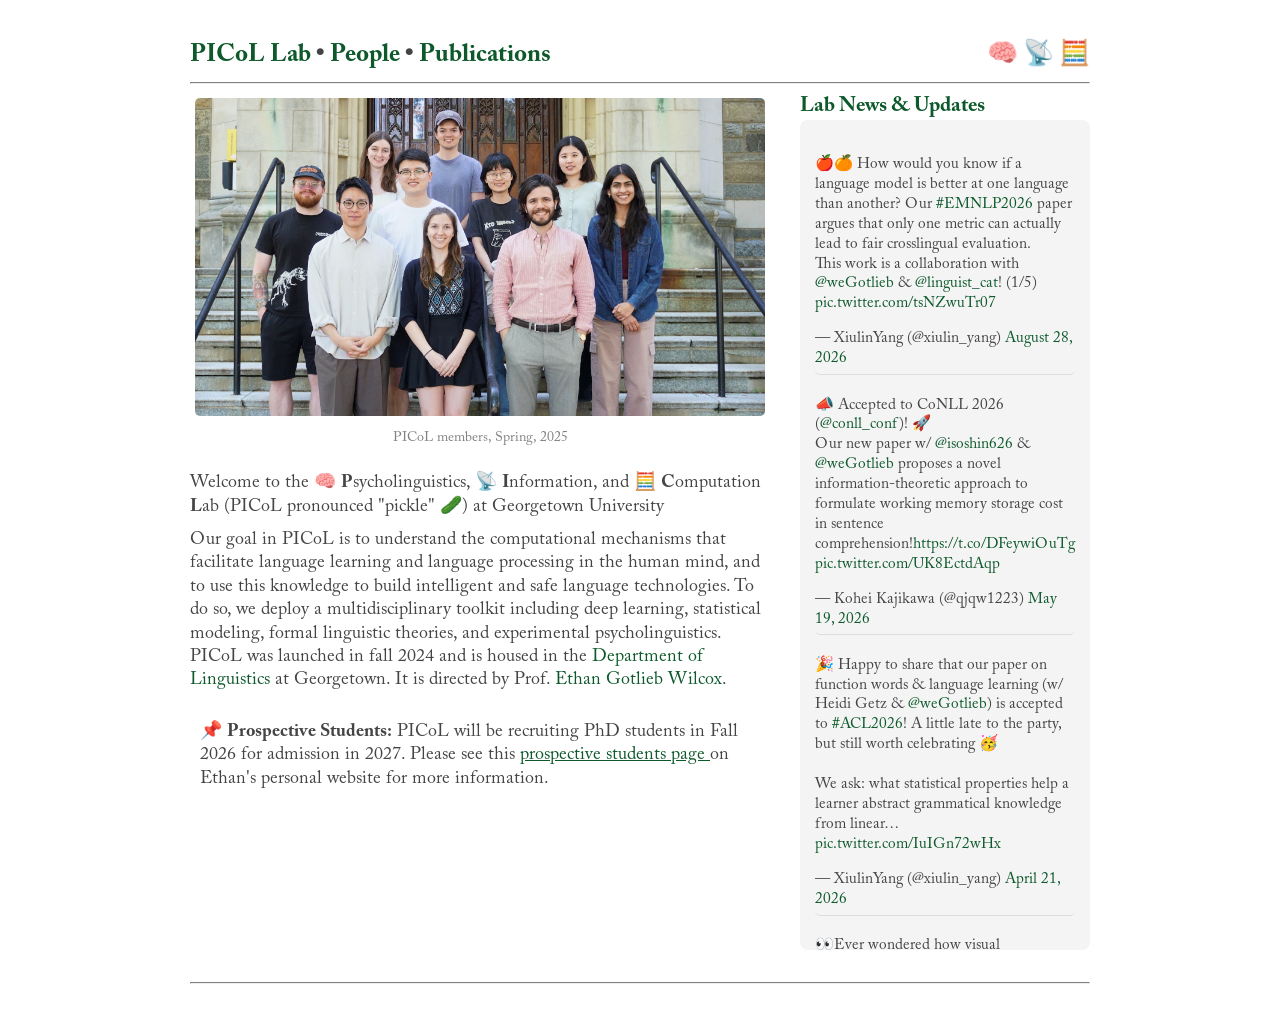
<file: index.html>
<!DOCTYPE html>
<html>
<head>
  <meta charset="utf-8">
  <link rel="stylesheet" href="stylesheet.css">
  <title>PICoL Lab</title>
</head>
<body>

<div id="navbar" style="font-size: 25px; display: flex; justify-content: space-between;"> <span> <b>
  <a href="index.html"> PICoL Lab </a> • 
  <a href="people.html"> People </a> • 
  <a href="publications.html"> Publications</a> </span> <span> 🧠&nbsp;📡&nbsp;🧮 </span> </b>
</div>
<hr>


    <div style="display: flex; flex-wrap: wrap; gap: 30px;">
      
      <div style="flex: 2; min-width: 400px;">
        <div style="text-align: center; padding:5px; margin-bottom: 20px;">
          <img src="./assets/images/lab_photo.png" style="width: 100%; border-radius: 5px;" alt="PICoL Lab Photo"> <br>
          <div style="font-size: 14px; color: gray; margin-top: 5px;"> PICoL members, Spring, 2025 </div>
        </div>

        <section style="margin-bottom: 10px;">
          Welcome to the 🧠 <b>P</b>sycholinguistics, 📡 <b>I</b>nformation, and 🧮 <b>C</b>omputation <b>L</b>ab (PICoL pronounced "pickle" 🥒) at Georgetown University 
        </section>

        <p style="margin-top: 0;">Our goal in PICoL is to understand the computational mechanisms that facilitate language learning and language processing in the human mind, and to use this knowledge to build intelligent and safe language technologies. To do so, we deploy a multidisciplinary toolkit including deep learning, statistical modeling, formal linguistic theories, and experimental psycholinguistics. PICoL was launched in fall 2024 and is housed in the <a href="https://linguistics.georgetown.edu/"> Department of Linguistics </a> at Georgetown. It is directed by Prof. <a href="https://wilcoxeg.github.io/"> Ethan Gotlieb Wilcox</a>.</p>

      <div style="margin-top: 5px;">
          <div class="update-bullet" style="background-color: white; margin-bottom: 5px;">
            &#128204; <b>Prospective Students:</b> PICoL will be recruiting PhD students in Fall 2026 for admission in 2027. Please see this <a href="https://wilcoxeg.github.io/prospective-students.html"> <u> prospective students page </u> </a> on Ethan's personal website for more information.
          </div>
        </div>
      </div>

      <div style="flex: 1; min-width: 250px;">
        <h3 style="color: #0d592b; margin-top: 0; margin-bottom: 0; position: sticky; top: 0; background: white; padding-bottom: 0px; z-index: 10;">Lab News & Updates</h3>
        <div class="updates-box">
    <div class="update-bullet" style="padding: 5px 0; border-bottom: 1px solid #ddd;"><div class="embed-wrapper"><blockquote class="twitter-tweet"><p lang="en" dir="ltr">🍎🍊 How would you know if a language model is better at one language than another? Our <a href="https://x.com/hashtag/EMNLP2026?src=hash&amp;ref_src=twsrc%5Etfw">#EMNLP2026</a> paper argues that only one metric can actually lead to fair crosslingual evaluation.<br>This work is a collaboration with <a href="https://x.com/weGotlieb?ref_src=twsrc%5Etfw">@weGotlieb</a> &amp; <a href="https://x.com/linguist_cat?ref_src=twsrc%5Etfw">@linguist_cat</a>! (1/5) <a href="https://t.co/tsNZwuTr07">pic.twitter.com/tsNZwuTr07</a></p>&mdash; XiulinYang (@xiulin_yang) <a href="https://x.com/xiulin_yang/status/2093360224304259270?ref_src=twsrc%5Etfw">August 28, 2026</a></blockquote> <script async src="https://platform.x.com/widgets.js" charset="utf-8"></script></div></div>
<div class="update-bullet" style="padding: 5px 0; border-bottom: 1px solid #ddd;"><div class="embed-wrapper"><blockquote class="twitter-tweet"><p lang="en" dir="ltr">📣 Accepted to CoNLL 2026 (<a href="https://x.com/conll_conf?ref_src=twsrc%5Etfw">@conll_conf</a>)! 🚀<br>Our new paper w/ <a href="https://x.com/isoshin626?ref_src=twsrc%5Etfw">@isoshin626</a> &amp; <a href="https://x.com/weGotlieb?ref_src=twsrc%5Etfw">@weGotlieb</a> proposes a novel information-theoretic approach to formulate working memory storage cost in sentence comprehension!<a href="https://t.co/DFeywiOuTg">https://t.co/DFeywiOuTg</a> <a href="https://t.co/UK8EctdAqp">pic.twitter.com/UK8EctdAqp</a></p>&mdash; Kohei Kajikawa (@qjqw1223) <a href="https://x.com/qjqw1223/status/2056870001634673034?ref_src=twsrc%5Etfw">May 19, 2026</a></blockquote> <script async src="https://platform.x.com/widgets.js" charset="utf-8"></script></div></div>
<div class="update-bullet" style="padding: 5px 0; border-bottom: 1px solid #ddd;"><div class="embed-wrapper"><blockquote class="twitter-tweet"><p lang="en" dir="ltr">🎉 Happy to share that our paper on function words &amp; language learning (w/ Heidi Getz &amp; <a href="https://x.com/weGotlieb?ref_src=twsrc%5Etfw">@weGotlieb</a>) is accepted to <a href="https://x.com/hashtag/ACL2026?src=hash&amp;ref_src=twsrc%5Etfw">#ACL2026</a>! A little late to the party, but still worth celebrating 🥳<br><br>We ask: what statistical properties help a learner abstract grammatical knowledge from linear… <a href="https://t.co/IuIGn72wHx">pic.twitter.com/IuIGn72wHx</a></p>&mdash; XiulinYang (@xiulin_yang) <a href="https://x.com/xiulin_yang/status/2046601829740339427?ref_src=twsrc%5Etfw">April 21, 2026</a></blockquote> <script async src="https://platform.x.com/widgets.js" charset="utf-8"></script></div></div>
<div class="update-bullet" style="padding: 5px 0; border-bottom: 1px solid #ddd;"><div class="embed-wrapper"><blockquote class="twitter-tweet"><p lang="en" dir="ltr">👀Ever wondered how visual information quality affects reading and language processing?<br>Our new <a href="https://x.com/hashtag/EMNLP2025?src=hash&amp;ref_src=twsrc%5Etfw">#EMNLP2025</a> paper, “Modeling Bottom-up Information Quality during Language Processing”, bridges psycholinguistics and multimodal LLMs.<br>🧠💡👇<a href="https://t.co/9z7nbo8UWZ">https://t.co/9z7nbo8UWZ</a> <a href="https://t.co/WXkPr8QdmO">pic.twitter.com/WXkPr8QdmO</a></p>&mdash; Cui Ding (@CuiDing_CL) <a href="https://x.com/CuiDing_CL/status/1984937315848859898?ref_src=twsrc%5Etfw">November 2, 2025</a></blockquote> <script async src="https://platform.x.com/widgets.js" charset="utf-8"></script></div></div>
<div class="update-bullet" style="padding: 5px 0; border-bottom: 1px solid #ddd;"><div class="embed-wrapper"><blockquote class="twitter-tweet"><p lang="en" dir="ltr">🥳Thrilled to present our <a href="https://x.com/hashtag/ACL2025?src=hash&amp;ref_src=twsrc%5Etfw">#ACL2025</a> paper with <a href="https://x.com/t_aoyam?ref_src=twsrc%5Etfw">@t_aoyam</a>, <a href="https://x.com/yuekun_yao?ref_src=twsrc%5Etfw">@yuekun_yao</a>, and <a href="https://x.com/weGotlieb?ref_src=twsrc%5Etfw">@weGotlieb</a> on language modeling! <br><br>Can LMs’ learning dynamics distinguish typologically attested from unattested and from truly impossible languages? We test this across 12 languages and find: yes, but…👀</p>&mdash; XiulinYang (@xiulin_yang) <a href="https://x.com/xiulin_yang/status/1949555835161424234?ref_src=twsrc%5Etfw">July 27, 2025</a></blockquote> <script async src="https://platform.x.com/widgets.js" charset="utf-8"></script></div></div>
<div class="update-bullet" style="padding: 5px 0; border-bottom: 1px solid #ddd;"><div class="embed-wrapper"><blockquote class="bluesky-embed" data-bluesky-uri="at://did:plc:yq3cgs7n4lkjs7x5hnyo3yjm/app.bsky.feed.post/3lp2laxj6zs2r" data-bluesky-cid="bafyreicjryfn36xghp6egnjg63hd53idb7hfronqd2f5siz6h2xd65a5eu" data-bluesky-embed-color-mode="system"><p lang="en">⭐🗣️New preprint out: 🗣️⭐ “Using Information Theory to Characterize Prosodic Typology: The Case of Tone, Pitch-Accent and Stress-Accent” with @cuiding.bsky.social , Giovanni Acampa, @tpimentel.bsky.social , @alexwarstadt.bsky.social ,Tamar Regev: arxiv.org/abs/2505.07659<br><br><a href="https://bsky.app/profile/did:plc:yq3cgs7n4lkjs7x5hnyo3yjm/post/3lp2laxj6zs2r?ref_src=embed">[image or embed]</a></p>&mdash; Ethan Gotlieb Wilcox (<a href="https://bsky.app/profile/did:plc:yq3cgs7n4lkjs7x5hnyo3yjm?ref_src=embed">@wegotlieb.bsky.social</a>) <a href="https://bsky.app/profile/did:plc:yq3cgs7n4lkjs7x5hnyo3yjm/post/3lp2laxj6zs2r?ref_src=embed">May 13, 2025 at 9:21 AM</a></blockquote><script async src="https://embed.bsky.app/static/embed.js" charset="utf-8"></script></div></div>
<div class="update-bullet" style="padding: 5px 0; border-bottom: 1px solid #ddd;"><div class="embed-wrapper"><blockquote class="bluesky-embed" data-bluesky-uri="at://did:plc:yq3cgs7n4lkjs7x5hnyo3yjm/app.bsky.feed.post/3loyd2ga6o22p" data-bluesky-cid="bafyreia3227xaqjtggldsb256qf6dr6r54pbn7cwcf3awktnyts2vwajda" data-bluesky-embed-color-mode="system"><p lang="en">📣Paper Update 📣It’s bigger! It’s better! Even if the language models aren’t. 🤖New version of “Bigger is not always Better: The importance of human-scale language modeling for psycholinguistics”  osf.io/preprints/ps...<br><br><a href="https://bsky.app/profile/did:plc:yq3cgs7n4lkjs7x5hnyo3yjm/post/3loyd2ga6o22p?ref_src=embed">[image or embed]</a></p>&mdash; Ethan Gotlieb Wilcox (<a href="https://bsky.app/profile/did:plc:yq3cgs7n4lkjs7x5hnyo3yjm?ref_src=embed">@wegotlieb.bsky.social</a>) <a href="https://bsky.app/profile/did:plc:yq3cgs7n4lkjs7x5hnyo3yjm/post/3loyd2ga6o22p?ref_src=embed">May 12, 2025 at 11:48 AM</a></blockquote><script async src="https://embed.bsky.app/static/embed.js" charset="utf-8"></script></div></div>
<div class="update-bullet" style="padding: 5px 0; border-bottom: 1px solid #ddd;"><div class="embed-wrapper"><blockquote class="bluesky-embed" data-bluesky-uri="at://did:plc:yq3cgs7n4lkjs7x5hnyo3yjm/app.bsky.feed.post/3lijy6b3n6k2k" data-bluesky-cid="bafyreidiractzewr3roz2abojkuhep2j3yophcm6sr76vwxmu7zanjp2fi" data-bluesky-embed-color-mode="system"><p lang="en">📣 New Paper ⚖️🧑‍⚖️🏛️ Large Language Models for Legal Interpretation? Don&#x27;t Take Their Word for It 👩‍⚖️🏛️⚖️ with @bwal.bsky.social , @complingy.bsky.social Amir Zeldes, and @kevintobia.bsky.social papers.ssrn.com/sol3/papers....<br><br><a href="https://bsky.app/profile/did:plc:yq3cgs7n4lkjs7x5hnyo3yjm/post/3lijy6b3n6k2k?ref_src=embed">[image or embed]</a></p>&mdash; Ethan Gotlieb Wilcox (<a href="https://bsky.app/profile/did:plc:yq3cgs7n4lkjs7x5hnyo3yjm?ref_src=embed">@wegotlieb.bsky.social</a>) <a href="https://bsky.app/profile/did:plc:yq3cgs7n4lkjs7x5hnyo3yjm/post/3lijy6b3n6k2k?ref_src=embed">February 19, 2025 at 9:25 AM</a></blockquote><script async src="https://embed.bsky.app/static/embed.js" charset="utf-8"></script></div></div>
        </div>
      </div>
    </div>
<br><hr>

</body>
</html>
</file>
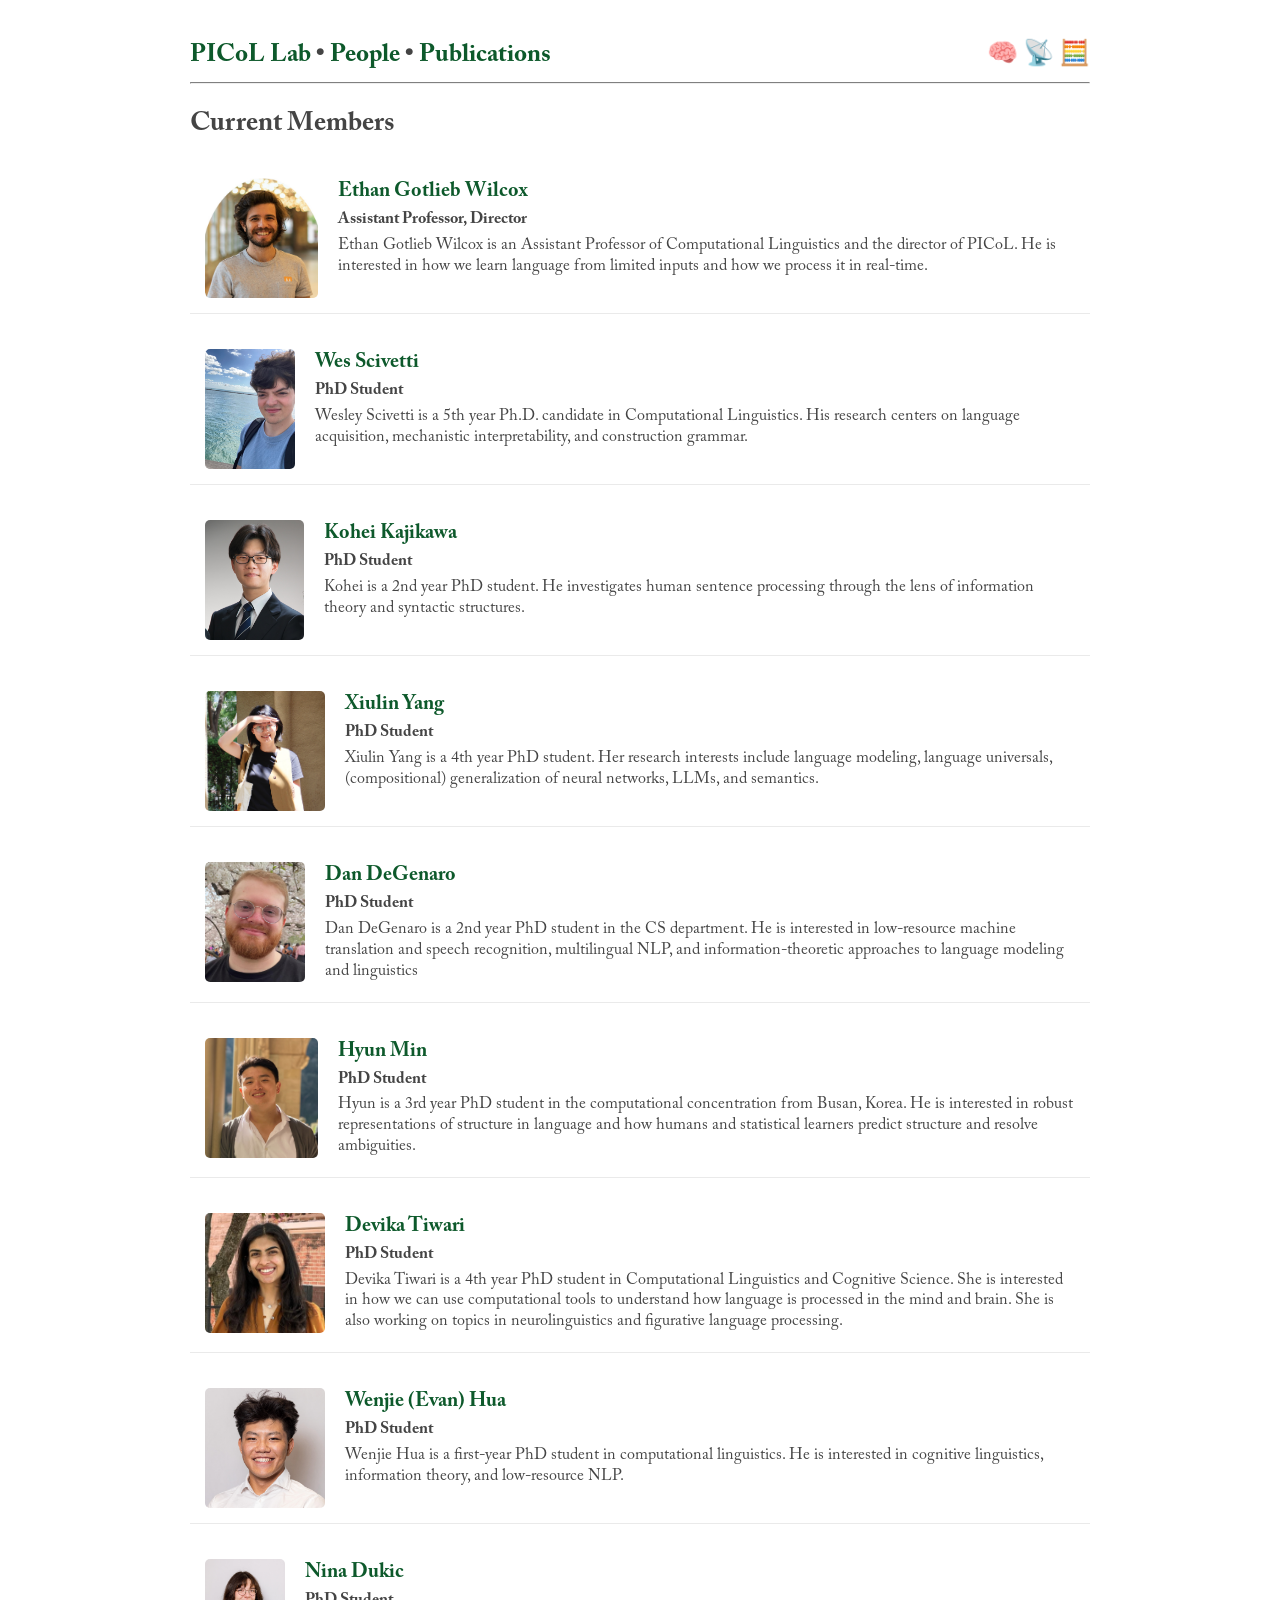
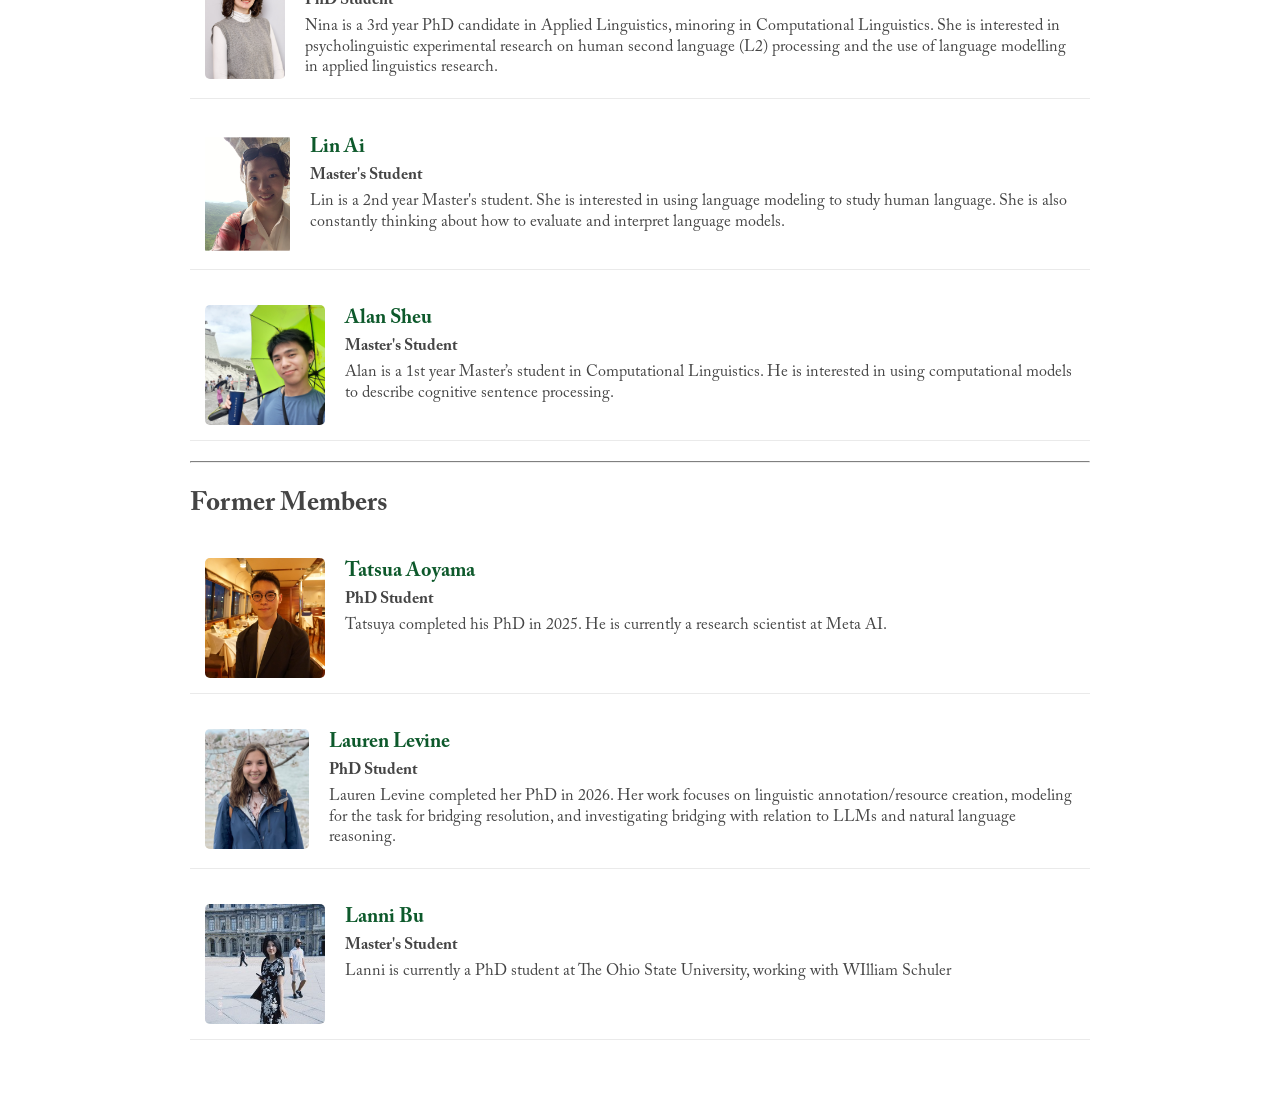
<file: people.html>
<!DOCTYPE html>
<html>
<head>
  <meta charset="utf-8">
  <link rel="stylesheet" href="stylesheet.css">
  <title>PICoL Lab</title>
</head>
<body>

<div id="navbar" style="font-size: 25px; display: flex; justify-content: space-between;"> <span> <b>
  <a href="index.html"> PICoL Lab </a> • 
  <a href="people.html"> People </a> • 
  <a href="publications.html"> Publications</a> </span> <span> 🧠&nbsp;📡&nbsp;🧮 </span> </b>
</div>
<hr>
<h2>Current Members</h2>
<div class='people-container'>

            <div class="person-card">
              <img src="./assets/images/lab_members/ethan.jpg" alt="Ethan Gotlieb Wilcox" class="person-img">
              <div class="person-info">
                <h3><a href="https://wilcoxeg.github.io">Ethan Gotlieb Wilcox</a></h3>
                <p><b>Assistant Professor, Director</b></p>
                <p>Ethan Gotlieb Wilcox is an Assistant Professor of Computational Linguistics and the director of PICoL. He is interested in how we learn language from limited inputs and how we process it in real-time.</p>
              </div>
            </div>
            
            <div class="person-card">
              <img src="./assets/images/lab_members/wes.jpg" alt="Wes Scivetti" class="person-img">
              <div class="person-info">
                <h3><a href="https://wesscivetti.github.io/">Wes Scivetti</a></h3>
                <p><b>PhD Student</b></p>
                <p>Wesley Scivetti is a 5th year Ph.D. candidate in Computational Linguistics. His research centers on language acquisition, mechanistic interpretability, and construction grammar.</p>
              </div>
            </div>
            
            <div class="person-card">
              <img src="./assets/images/lab_members/kohei.jpg" alt="Kohei Kajikawa" class="person-img">
              <div class="person-info">
                <h3><a href="https://kohei-kaji.github.io/">Kohei Kajikawa</a></h3>
                <p><b>PhD Student</b></p>
                <p>Kohei is a 2nd year PhD student. He investigates human sentence processing through the lens of information theory and syntactic structures.</p>
              </div>
            </div>
            
            <div class="person-card">
              <img src="./assets/images/lab_members/xiulin.png" alt="Xiulin Yang" class="person-img">
              <div class="person-info">
                <h3><a href="https://xiulinyang.github.io/">Xiulin Yang</a></h3>
                <p><b>PhD Student</b></p>
                <p>Xiulin Yang is a 4th year PhD student. Her research interests include language modeling, language universals, (compositional) generalization of neural networks, LLMs, and semantics.</p>
              </div>
            </div>
            
            <div class="person-card">
              <img src="./assets/images/lab_members/dan.jpg" alt="Dan DeGenaro" class="person-img">
              <div class="person-info">
                <h3><a href="https://ddegenaro.github.io/">Dan DeGenaro</a></h3>
                <p><b>PhD Student</b></p>
                <p>Dan DeGenaro is a 2nd year PhD student in the CS department. He is interested in low-resource machine translation and speech recognition, multilingual NLP, and information-theoretic approaches to language modeling and linguistics</p>
              </div>
            </div>
            
            <div class="person-card">
              <img src="./assets/images/lab_members/hyun.jpg" alt="Hyun Min" class="person-img">
              <div class="person-info">
                <h3><a href="https://aatlantise.science/">Hyun Min</a></h3>
                <p><b>PhD Student</b></p>
                <p>Hyun is a 3rd year PhD student in the computational concentration from Busan, Korea. He is interested in robust representations of structure in language and how humans and statistical learners predict structure and resolve ambiguities.</p>
              </div>
            </div>
            
            <div class="person-card">
              <img src="./assets/images/lab_members/devika.jpg" alt="Devika Tiwari" class="person-img">
              <div class="person-info">
                <h3><a href="https://sites.google.com/georgetown.edu/devikatiwari/home">Devika Tiwari</a></h3>
                <p><b>PhD Student</b></p>
                <p>Devika Tiwari is a 4th year PhD student in Computational Linguistics and Cognitive Science. She is interested in how we can use computational tools to understand how language is processed in the mind and brain. She is also working on topics in neurolinguistics and figurative language processing.</p>
              </div>
            </div>
            
            <div class="person-card">
              <img src="./assets/images/lab_members/wenjie.jpg" alt="Wenjie (Evan) Hua" class="person-img">
              <div class="person-info">
                <h3><a href="https://wjhuah.github.io/">Wenjie (Evan) Hua</a></h3>
                <p><b>PhD Student</b></p>
                <p>Wenjie Hua is a first-year PhD student in computational linguistics. He is interested in cognitive linguistics, information theory, and low-resource NLP.</p>
              </div>
            </div>
            
            <div class="person-card">
              <img src="./assets/images/lab_members/nina.jpg" alt="Nina Dukic" class="person-img">
              <div class="person-info">
                <h3><a href="https://ninadukic.github.io/">Nina Dukic</a></h3>
                <p><b>PhD Student</b></p>
                <p>Nina is a 3rd year PhD candidate in Applied Linguistics, minoring in Computational Linguistics. She is interested in psycholinguistic experimental research on human second language (L2) processing and the use of language modelling in applied linguistics research.</p>
              </div>
            </div>
            
            <div class="person-card">
              <img src="./assets/images/lab_members/lin.png" alt="Lin Ai" class="person-img">
              <div class="person-info">
                <h3><a href="https://linnotlinn.github.io/">Lin Ai</a></h3>
                <p><b>Master's Student</b></p>
                <p>Lin is a 2nd year Master's student. She is interested in using language modeling to study human language. She is also constantly thinking about how to evaluate and interpret language models.</p>
              </div>
            </div>
            
            <div class="person-card">
              <img src="./assets/images/lab_members/alan.jpg" alt="Alan Sheu" class="person-img">
              <div class="person-info">
                <h3><a href="https://alansheu2004.github.io/">Alan Sheu</a></h3>
                <p><b>Master's Student</b></p>
                <p>Alan is a 1st year Master’s student in Computational Linguistics. He is interested in using computational models to describe cognitive sentence processing.</p>
              </div>
            </div>
            </div>
<hr>
<h2>Former Members</h2>
<div class='people-container'>

            <div class="person-card">
              <img src="./assets/images/lab_members/tatsuya.jpg" alt="Tatsua Aoyama" class="person-img">
              <div class="person-info">
                <h3><a href="https://t-aoyam.github.io/">Tatsua Aoyama</a></h3>
                <p><b>PhD Student</b></p>
                <p>Tatsuya completed his PhD in 2025. He is currently a research scientist at Meta AI.</p>
              </div>
            </div>
            
            <div class="person-card">
              <img src="./assets/images/lab_members/lauren.jpg" alt="Lauren Levine" class="person-img">
              <div class="person-info">
                <h3><a href="https://lauren-lizzy-levine.github.io/">Lauren Levine</a></h3>
                <p><b>PhD Student</b></p>
                <p>Lauren Levine completed her PhD in 2026. Her work focuses on linguistic annotation/resource creation, modeling for the task for bridging resolution, and investigating bridging with relation to LLMs and natural language reasoning.</p>
              </div>
            </div>
            
            <div class="person-card">
              <img src="./assets/images/lab_members/lanni.jpg" alt="Lanni Bu" class="person-img">
              <div class="person-info">
                <h3><a href="https://lanni-ni.github.io/">Lanni Bu</a></h3>
                <p><b>Master's Student</b></p>
                <p>Lanni is currently a PhD student at The Ohio State University, working with WIlliam Schuler</p>
              </div>
            </div>
            </div>

</body>
</html>
</file>
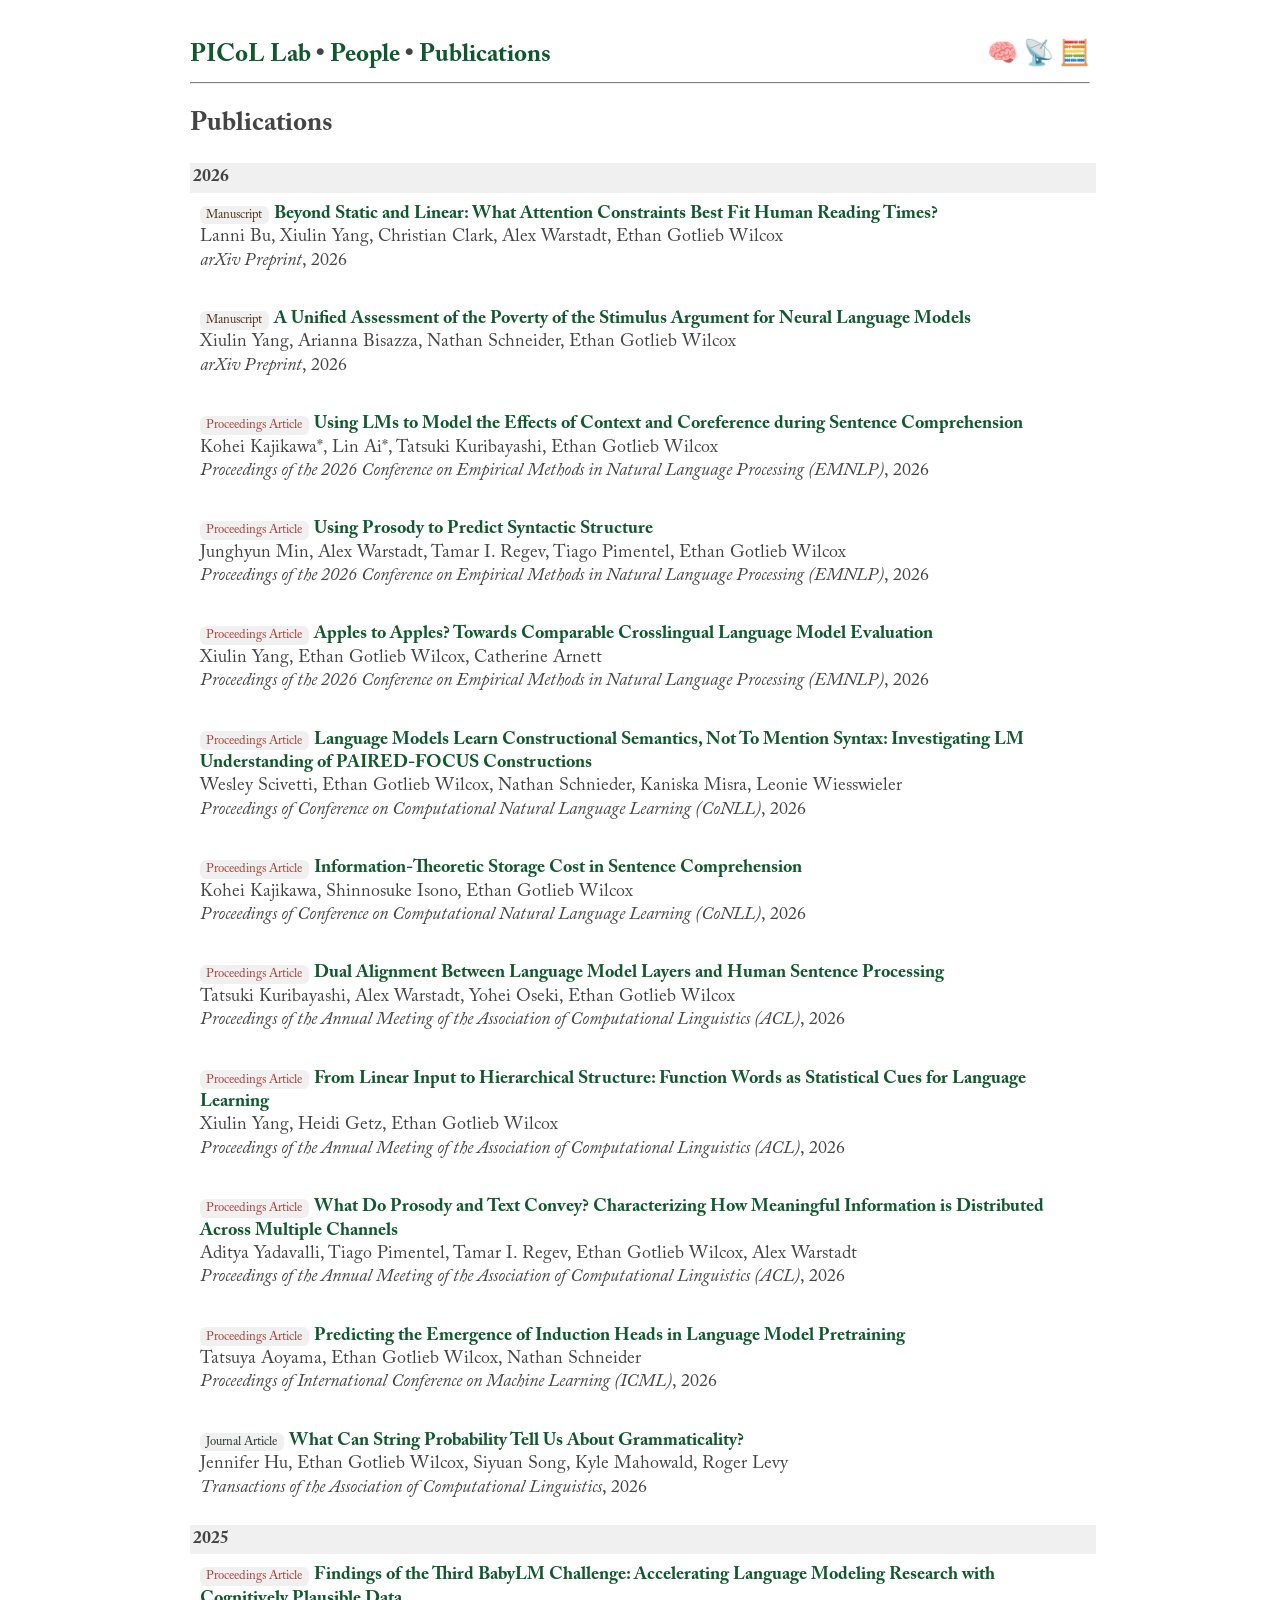
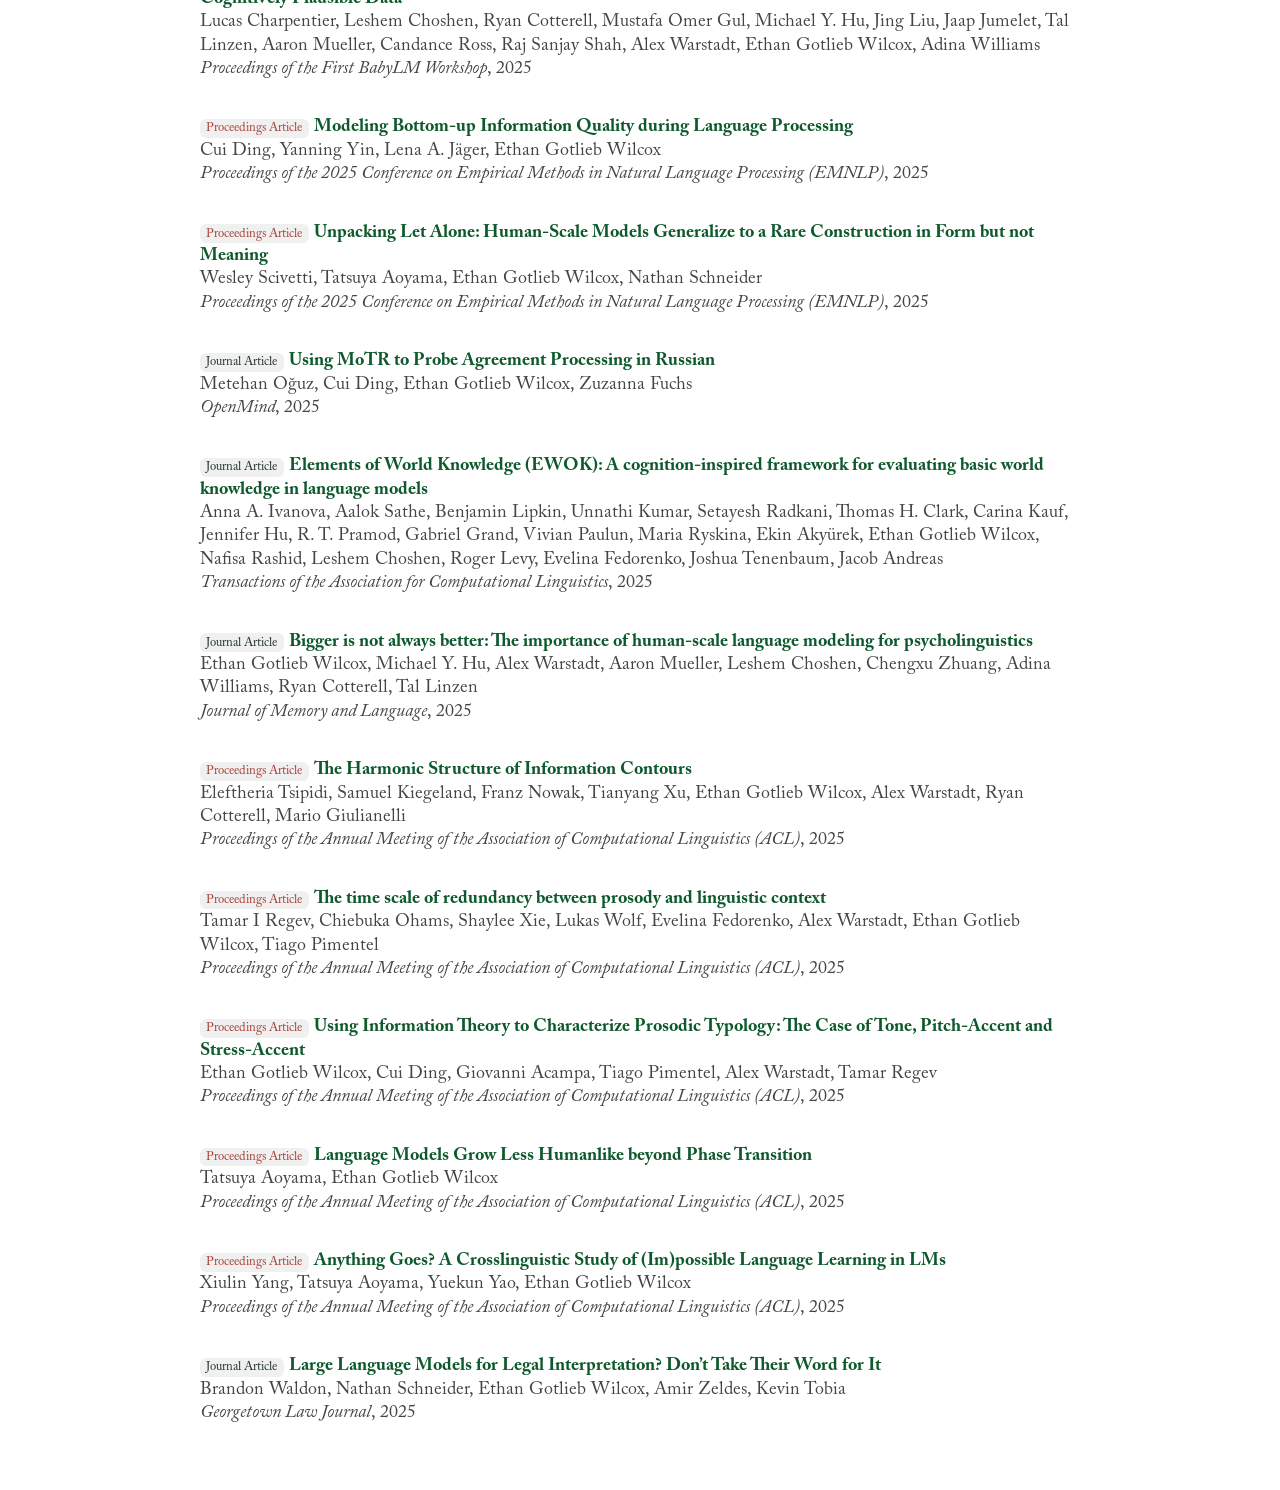
<file: publications.html>
<!DOCTYPE html>
<html>
<head>
  <meta charset="utf-8">
  <link rel="stylesheet" href="stylesheet.css">
  <title>PICoL Lab</title>
</head>
<body>

<div id="navbar" style="font-size: 25px; display: flex; justify-content: space-between;"> <span> <b>
  <a href="index.html"> PICoL Lab </a> • 
  <a href="people.html"> People </a> • 
  <a href="publications.html"> Publications</a> </span> <span> 🧠&nbsp;📡&nbsp;🧮 </span> </b>
</div>
<hr>
<h2>Publications</h2>
<div style='width:100%; background-color: #f0f0f0; padding: 3px; margin-bottom: 0px;'> <b> 2026 </b> </div>

                <div class="update-bullet" style="margin-bottom: 15px;"> 
                    <span class="tag preprint">Manuscript</span> <a href="https://arxiv.org/abs/2608.23818" style="font-size: 18px;"><b>Beyond Static and Linear: What Attention Constraints Best Fit Human Reading Times?</b></a> <br> 
                    Lanni Bu, Xiulin Yang, Christian Clark, Alex Warstadt, Ethan Gotlieb Wilcox <br> 
                    <i>arXiv Preprint</i>, 2026 
                </div>

                <div class="update-bullet" style="margin-bottom: 15px;"> 
                    <span class="tag preprint">Manuscript</span> <a href="https://arxiv.org/abs/2602.09992" style="font-size: 18px;"><b>A Unified Assessment of the Poverty of the Stimulus Argument for Neural Language Models</b></a> <br> 
                    Xiulin Yang, Arianna Bisazza, Nathan Schneider, Ethan Gotlieb Wilcox <br> 
                    <i>arXiv Preprint</i>, 2026 
                </div>

                <div class="update-bullet" style="margin-bottom: 15px;"> 
                    <span class="tag proceedings">Proceedings Article</span> <a href="" style="font-size: 18px;"><b>Using LMs to Model the Effects of Context and Coreference during Sentence Comprehension</b></a> <br> 
                    Kohei Kajikawa*, Lin Ai*, Tatsuki Kuribayashi, Ethan Gotlieb Wilcox <br> 
                    <i>Proceedings of the 2026 Conference on Empirical Methods in Natural Language Processing (EMNLP)</i>, 2026 
                </div>

                <div class="update-bullet" style="margin-bottom: 15px;"> 
                    <span class="tag proceedings">Proceedings Article</span> <a href="https://arxiv.org/abs/2608.30260" style="font-size: 18px;"><b>Using Prosody to Predict Syntactic Structure</b></a> <br> 
                    Junghyun Min, Alex Warstadt, Tamar I. Regev, Tiago Pimentel, Ethan Gotlieb Wilcox <br> 
                    <i>Proceedings of the 2026 Conference on Empirical Methods in Natural Language Processing (EMNLP)</i>, 2026 
                </div>

                <div class="update-bullet" style="margin-bottom: 15px;"> 
                    <span class="tag proceedings">Proceedings Article</span> <a href="https://arxiv.org/abs/2608.25089" style="font-size: 18px;"><b>Apples to Apples? Towards Comparable Crosslingual Language Model Evaluation</b></a> <br> 
                    Xiulin Yang, Ethan Gotlieb Wilcox, Catherine Arnett <br> 
                    <i>Proceedings of the 2026 Conference on Empirical Methods in Natural Language Processing (EMNLP)</i>, 2026 
                </div>

                <div class="update-bullet" style="margin-bottom: 15px;"> 
                    <span class="tag proceedings">Proceedings Article</span> <a href="https://aclanthology.org/2026.conll-main.15/" style="font-size: 18px;"><b>Language Models Learn Constructional Semantics, Not To Mention Syntax: Investigating LM Understanding of PAIRED-FOCUS Constructions</b></a> <br> 
                    Wesley Scivetti, Ethan Gotlieb Wilcox, Nathan Schnieder, Kaniska Misra, Leonie Wiesswieler <br> 
                    <i>Proceedings of Conference on Computational Natural Language Learning (CoNLL)</i>, 2026 
                </div>

                <div class="update-bullet" style="margin-bottom: 15px;"> 
                    <span class="tag proceedings">Proceedings Article</span> <a href="https://aclanthology.org/2026.conll-main.2/" style="font-size: 18px;"><b>Information-Theoretic Storage Cost in Sentence Comprehension</b></a> <br> 
                    Kohei Kajikawa, Shinnosuke Isono, Ethan Gotlieb Wilcox <br> 
                    <i>Proceedings of Conference on Computational Natural Language Learning (CoNLL)</i>, 2026 
                </div>

                <div class="update-bullet" style="margin-bottom: 15px;"> 
                    <span class="tag proceedings">Proceedings Article</span> <a href="https://aclanthology.org/2026.acl-long.2143/" style="font-size: 18px;"><b>Dual Alignment Between Language Model Layers and Human Sentence Processing</b></a> <br> 
                    Tatsuki Kuribayashi, Alex Warstadt, Yohei Oseki, Ethan Gotlieb Wilcox <br> 
                    <i>Proceedings of the Annual Meeting of the Association of Computational Linguistics (ACL)</i>, 2026 
                </div>

                <div class="update-bullet" style="margin-bottom: 15px;"> 
                    <span class="tag proceedings">Proceedings Article</span> <a href="https://aclanthology.org/2026.acl-long.728/" style="font-size: 18px;"><b>From Linear Input to Hierarchical Structure: Function Words as Statistical Cues for Language Learning</b></a> <br> 
                    Xiulin Yang, Heidi Getz, Ethan Gotlieb Wilcox <br> 
                    <i>Proceedings of the Annual Meeting of the Association of Computational Linguistics (ACL)</i>, 2026 
                </div>

                <div class="update-bullet" style="margin-bottom: 15px;"> 
                    <span class="tag proceedings">Proceedings Article</span> <a href="https://aclanthology.org/2026.acl-long.1085/" style="font-size: 18px;"><b>What Do Prosody and Text Convey? Characterizing How Meaningful Information is Distributed Across Multiple Channels</b></a> <br> 
                    Aditya Yadavalli, Tiago Pimentel, Tamar I. Regev, Ethan Gotlieb Wilcox, Alex Warstadt <br> 
                    <i>Proceedings of the Annual Meeting of the Association of Computational Linguistics (ACL)</i>, 2026 
                </div>

                <div class="update-bullet" style="margin-bottom: 15px;"> 
                    <span class="tag proceedings">Proceedings Article</span> <a href="https://icml.cc/virtual/2026/poster/66292" style="font-size: 18px;"><b>Predicting the Emergence of Induction Heads in Language Model Pretraining</b></a> <br> 
                    Tatsuya Aoyama, Ethan Gotlieb Wilcox, Nathan Schneider <br> 
                    <i>Proceedings of International Conference on Machine Learning (ICML)</i>, 2026 
                </div>

                <div class="update-bullet" style="margin-bottom: 15px;"> 
                    <span class="tag journal">Journal Article</span> <a href="https://direct.mit.edu/tacl/article/doi/10.1162/TACL.a.611/134855/What-Can-String-Probability-Tell-Us-About" style="font-size: 18px;"><b>What Can String Probability Tell Us About Grammaticality?</b></a> <br> 
                    Jennifer Hu, Ethan Gotlieb Wilcox, Siyuan Song, Kyle Mahowald, Roger Levy <br> 
                    <i>Transactions of the Association of Computational Linguistics</i>, 2026 
                </div>
<div style='width:100%; background-color: #f0f0f0; padding: 3px; margin-bottom: 0px;'> <b> 2025 </b> </div>

                <div class="update-bullet" style="margin-bottom: 15px;"> 
                    <span class="tag proceedings">Proceedings Article</span> <a href="https://aclanthology.org/2025.babylm-main.28/" style="font-size: 18px;"><b>Findings of the Third BabyLM Challenge: Accelerating Language Modeling Research with Cognitively Plausible Data</b></a> <br> 
                    Lucas Charpentier, Leshem Choshen, Ryan Cotterell, Mustafa Omer Gul, Michael Y. Hu, Jing Liu, Jaap Jumelet, Tal Linzen, Aaron Mueller, Candance Ross, Raj Sanjay Shah, Alex Warstadt, Ethan Gotlieb Wilcox, Adina Williams <br> 
                    <i>Proceedings of the First BabyLM Workshop</i>, 2025 
                </div>

                <div class="update-bullet" style="margin-bottom: 15px;"> 
                    <span class="tag proceedings">Proceedings Article</span> <a href="https://aclanthology.org/2025.emnlp-main.592/" style="font-size: 18px;"><b>Modeling Bottom-up Information Quality during Language Processing</b></a> <br> 
                    Cui Ding, Yanning Yin, Lena A. Jäger, Ethan Gotlieb Wilcox <br> 
                    <i>Proceedings of the 2025 Conference on Empirical Methods in Natural Language Processing (EMNLP)</i>, 2025 
                </div>

                <div class="update-bullet" style="margin-bottom: 15px;"> 
                    <span class="tag proceedings">Proceedings Article</span> <a href="https://aclanthology.org/2025.emnlp-main.1399/" style="font-size: 18px;"><b>Unpacking Let Alone: Human-Scale Models Generalize to a Rare Construction in Form but not Meaning</b></a> <br> 
                    Wesley Scivetti, Tatsuya Aoyama, Ethan Gotlieb Wilcox, Nathan Schneider <br> 
                    <i>Proceedings of the 2025 Conference on Empirical Methods in Natural Language Processing (EMNLP)</i>, 2025 
                </div>

                <div class="update-bullet" style="margin-bottom: 15px;"> 
                    <span class="tag journal">Journal Article</span> <a href="https://direct.mit.edu/opmi/article/doi/10.1162/OPMI.a.35/133662/Using-MoTR-to-Probe-Agreement-Processing-in" style="font-size: 18px;"><b>Using MoTR to Probe Agreement Processing in Russian</b></a> <br> 
                    Metehan Oğuz, Cui Ding, Ethan Gotlieb Wilcox, Zuzanna Fuchs <br> 
                    <i>OpenMind</i>, 2025 
                </div>

                <div class="update-bullet" style="margin-bottom: 15px;"> 
                    <span class="tag journal">Journal Article</span> <a href="https://direct.mit.edu/tacl/article/doi/10.1162/TACL.a.38/133506/Elements-of-World-Knowledge-EWoK-A-Cognition" style="font-size: 18px;"><b>Elements of World Knowledge (EWOK): A cognition-inspired framework for evaluating basic world knowledge in language models</b></a> <br> 
                    Anna A. Ivanova, Aalok Sathe, Benjamin Lipkin, Unnathi Kumar, Setayesh Radkani, Thomas H. Clark, Carina Kauf, Jennifer Hu, R. T. Pramod, Gabriel Grand, Vivian Paulun, Maria Ryskina, Ekin Akyürek, Ethan Gotlieb Wilcox, Nafisa Rashid, Leshem Choshen, Roger Levy, Evelina Fedorenko, Joshua Tenenbaum, Jacob Andreas <br> 
                    <i>Transactions of the Association for Computational Linguistics</i>, 2025 
                </div>

                <div class="update-bullet" style="margin-bottom: 15px;"> 
                    <span class="tag journal">Journal Article</span> <a href="https://www.sciencedirect.com/science/article/pii/S0749596X25000439" style="font-size: 18px;"><b>Bigger is not always better: The importance of human-scale language modeling for psycholinguistics</b></a> <br> 
                    Ethan Gotlieb Wilcox, Michael Y. Hu, Alex Warstadt, Aaron Mueller, Leshem Choshen, Chengxu Zhuang, Adina Williams, Ryan Cotterell, Tal Linzen <br> 
                    <i>Journal of Memory and Language</i>, 2025 
                </div>

                <div class="update-bullet" style="margin-bottom: 15px;"> 
                    <span class="tag proceedings">Proceedings Article</span> <a href="https://aclanthology.org/2025.acl-long.1527/" style="font-size: 18px;"><b>The Harmonic Structure of Information Contours</b></a> <br> 
                    Eleftheria Tsipidi, Samuel Kiegeland, Franz Nowak, Tianyang Xu, Ethan Gotlieb Wilcox, Alex Warstadt, Ryan Cotterell, Mario Giulianelli <br> 
                    <i>Proceedings of the Annual Meeting of the Association of Computational Linguistics (ACL)</i>, 2025 
                </div>

                <div class="update-bullet" style="margin-bottom: 15px;"> 
                    <span class="tag proceedings">Proceedings Article</span> <a href="https://aclanthology.org/2025.acl-long.1471/" style="font-size: 18px;"><b>The time scale of redundancy between prosody and linguistic context</b></a> <br> 
                    Tamar I Regev, Chiebuka Ohams, Shaylee Xie, Lukas Wolf, Evelina Fedorenko, Alex Warstadt, Ethan Gotlieb Wilcox, Tiago Pimentel <br> 
                    <i>Proceedings of the Annual Meeting of the Association of Computational Linguistics (ACL)</i>, 2025 
                </div>

                <div class="update-bullet" style="margin-bottom: 15px;"> 
                    <span class="tag proceedings">Proceedings Article</span> <a href="https://aclanthology.org/2025.acl-long.1192/" style="font-size: 18px;"><b>Using Information Theory to Characterize Prosodic Typology: The Case of Tone, Pitch-Accent and Stress-Accent</b></a> <br> 
                    Ethan Gotlieb Wilcox, Cui Ding, Giovanni Acampa, Tiago Pimentel, Alex Warstadt, Tamar Regev <br> 
                    <i>Proceedings of the Annual Meeting of the Association of Computational Linguistics (ACL)</i>, 2025 
                </div>

                <div class="update-bullet" style="margin-bottom: 15px;"> 
                    <span class="tag proceedings">Proceedings Article</span> <a href="https://aclanthology.org/2025.acl-long.1214/" style="font-size: 18px;"><b>Language Models Grow Less Humanlike beyond Phase Transition</b></a> <br> 
                    Tatsuya Aoyama, Ethan Gotlieb Wilcox <br> 
                    <i>Proceedings of the Annual Meeting of the Association of Computational Linguistics (ACL)</i>, 2025 
                </div>

                <div class="update-bullet" style="margin-bottom: 15px;"> 
                    <span class="tag proceedings">Proceedings Article</span> <a href="https://aclanthology.org/2025.acl-long.1264/" style="font-size: 18px;"><b>Anything Goes? A Crosslinguistic Study of (Im)possible Language Learning in LMs</b></a> <br> 
                    Xiulin Yang, Tatsuya Aoyama, Yuekun Yao, Ethan Gotlieb Wilcox <br> 
                    <i>Proceedings of the Annual Meeting of the Association of Computational Linguistics (ACL)</i>, 2025 
                </div>

                <div class="update-bullet" style="margin-bottom: 15px;"> 
                    <span class="tag journal">Journal Article</span> <a href="https://papers.ssrn.com/sol3/papers.cfm?abstract_id=5123124" style="font-size: 18px;"><b>Large Language Models for Legal Interpretation? Don’t Take Their Word for It</b></a> <br> 
                    Brandon Waldon, Nathan Schneider, Ethan Gotlieb Wilcox, Amir Zeldes, Kevin Tobia <br> 
                    <i>Georgetown Law Journal</i>, 2025 
                </div>

</body>
</html>
</file>
<file: stylesheet.css>
body {
  margin: 0 auto;
  width: 900px;
  padding: 40px;
  font-family: Caslon, sans-serif;
  line-height: 1.3;
  font-size: 18px;
  color: #444444;
}

@font-face {
  font-family: Caslon;
  src: url(assets/fonts/ACaslonPro-Regular.otf);
  font-weight: normal;
  font-style: normal;
}

@font-face {
  font-family: Caslon;
  src: url(assets/fonts/ACaslonPro-Bold.otf);
  font-weight: bold;
  font-style: normal;
}

@font-face {
  font-family: Caslon;
  src: url(assets/fonts/ACaslonPro-Italic.otf);
  font-weight: normal;
  font-style: italic;
}

a:link, a:visited {
  color: #0d592b; 
  text-decoration: none;
}

a:hover {
  color: #a83a32;
}

#navbar {
  font-size: 20px;
}

.row::after {
  content: "";
  clear: both;
  display: table;
}

hr {
  border-top: 1px solid gray;
}

.update-bullet {
  border-radius: 5px;
  padding: 10px;
  margin-bottom: 0px;
}

.updates-box {
  background-color: #f4f4f4;
  padding: 15px;
  border-radius: 8px;
  /* Make the box scrollable and cap the height */
  max-height: 800px; 
  overflow-y: auto;
  overflow-x: hidden;
}

/* Custom scrollbar styling for a cleaner look */
.updates-box::-webkit-scrollbar {
  width: 8px;
}
.updates-box::-webkit-scrollbar-thumb {
  background: #cccccc; 
  border-radius: 4px;
}

/* New wrapper to shrink posts and fix Bluesky cutoff */
.embed-wrapper {
  width: 100%;
  max-width: 100%;
  zoom: 0.85; /* Scales down the post size and layout space */
}

.embed-wrapper blockquote, 
.embed-wrapper iframe {
  max-width: 100% !important;
  margin: 0 auto !important;
}

.tag {
  display: inline-block;
  padding: 0.1em 0.5em;
  margin: 0em;
  font-size: 0.7em;
  font-weight: 300;
  border-radius: 0.5em;
  background-color: #f0f0f0;
}

.journal { border: 0px solid #1f3024; color: #1f3024;}
.preprint { border: 0px solid #4a2c11; color:  #4a2c11;}
.proceedings { border: 0px solid #a83a32; color: #a83a32;}
.chapter { border: 0px solid #6b7a3a; color: #6b7a3a;}

/* Classes for the People Page */
.person-card {
  display: flex;
  align-items: flex-start;
  margin-bottom: 20px;
  padding: 15px;
  border-bottom: 1px solid #eaeaea;
}

.person-img {
  width: 120px;
  height: 120px;
  object-fit: cover;
  border-radius: 5px;
  margin-right: 20px;
  background-color: #eeeeee;
}

.person-info h3 {
  margin: 0 0 5px 0;
  font-size: 20px;
}

.person-info p {
  margin: 5px 0;
  font-size: 16px;
}
</file>
